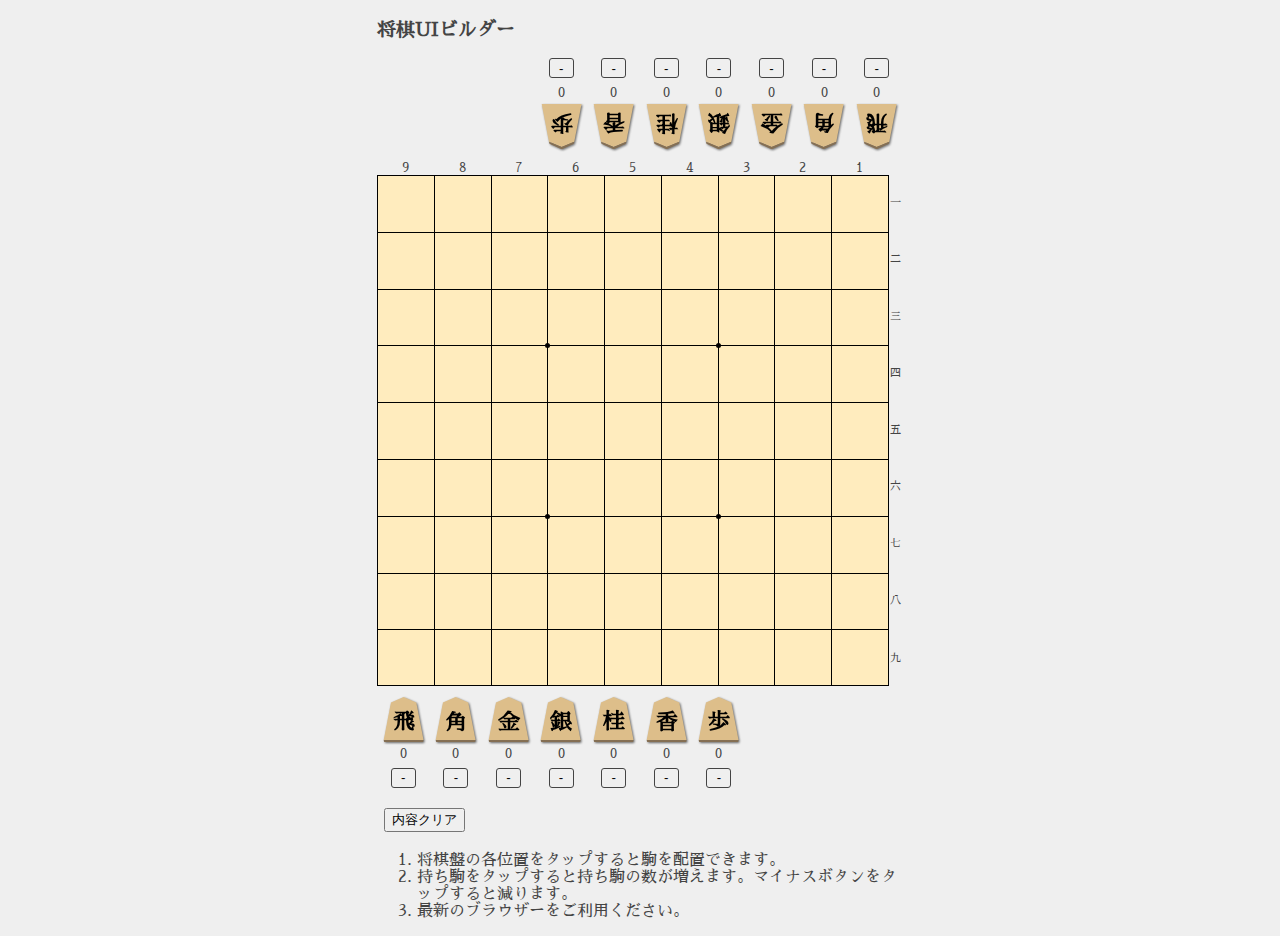
<file: demo/builder/index.html>
<!DOCTYPE html>
<html>

<head>
  <title>将棋UIビルダー</title>
  <meta charset="UTF-8">
  <meta name="viewport" content="width=device-width, initial-scale=1">
  <link href="../../src/shogi.css" rel="stylesheet">
  <link href="index.css" rel="stylesheet">
</head>

<body>
  <div class="container">
    <h3>将棋UIビルダー</h3>

    <div id="gote_minus_buttons" class="minus_buttons">
      <div class="minus_button"><button>-</button></div>
      <div class="minus_button"><button>-</button></div>
      <div class="minus_button"><button>-</button></div>
      <div class="minus_button"><button>-</button></div>
      <div class="minus_button"><button>-</button></div>
      <div class="minus_button"><button>-</button></div>
      <div class="minus_button"><button>-</button></div>
    </div>
    <div id="gote_mochigomas" class="mochigomas"></div>
    <div id="board"></div>
    <div id="sente_mochigomas" class="mochigomas"></div>
    <div id="sente_minus_buttons" class="minus_buttons">
      <div class="minus_button"><button>-</button></div>
      <div class="minus_button"><button>-</button></div>
      <div class="minus_button"><button>-</button></div>
      <div class="minus_button"><button>-</button></div>
      <div class="minus_button"><button>-</button></div>
      <div class="minus_button"><button>-</button></div>
      <div class="minus_button"><button>-</button></div>
    </div>

    <div class="buttons">
      <button id="reset_button">内容クリア</button>
    </div>

    <ol>
      <li>将棋盤の各位置をタップすると駒を配置できます。</li>
      <li>持ち駒をタップすると持ち駒の数が増えます。マイナスボタンをタップすると減ります。</li>
      <li>最新のブラウザーをご利用ください。</li>
    </ol>
  </div>

  <div id="overlay" class="overlay">
    <div class="scrim"></div>
    <div class="modal">
      <div class="modal__content">
        <div class="modal__control">
          <input type="radio" name="sente" id="radio_sente" value="sente" checked><label for="radio_sente">先手</label>
          <input type="radio" name="sente" id="radio_gote" value="gote"><label for="radio_gote">後手</label>
          <input type="checkbox" name="nari" id="checkbox_nari" value="nari"><label for="checkbox_nari">成り</label>
          <button id="remove_koma">駒を取る</button>
        </div>
        <div class="modal__komas">
        </div>
      </div>
    </div>
  </div>

  <script src="../../src/shogi-compiled.js"></script>
  <script src="utility.js"></script>
  <script src="model.js"></script>
  <script src="hash.js"></script>
  <script src="builder.js"></script>
</body>

</html>
</file>
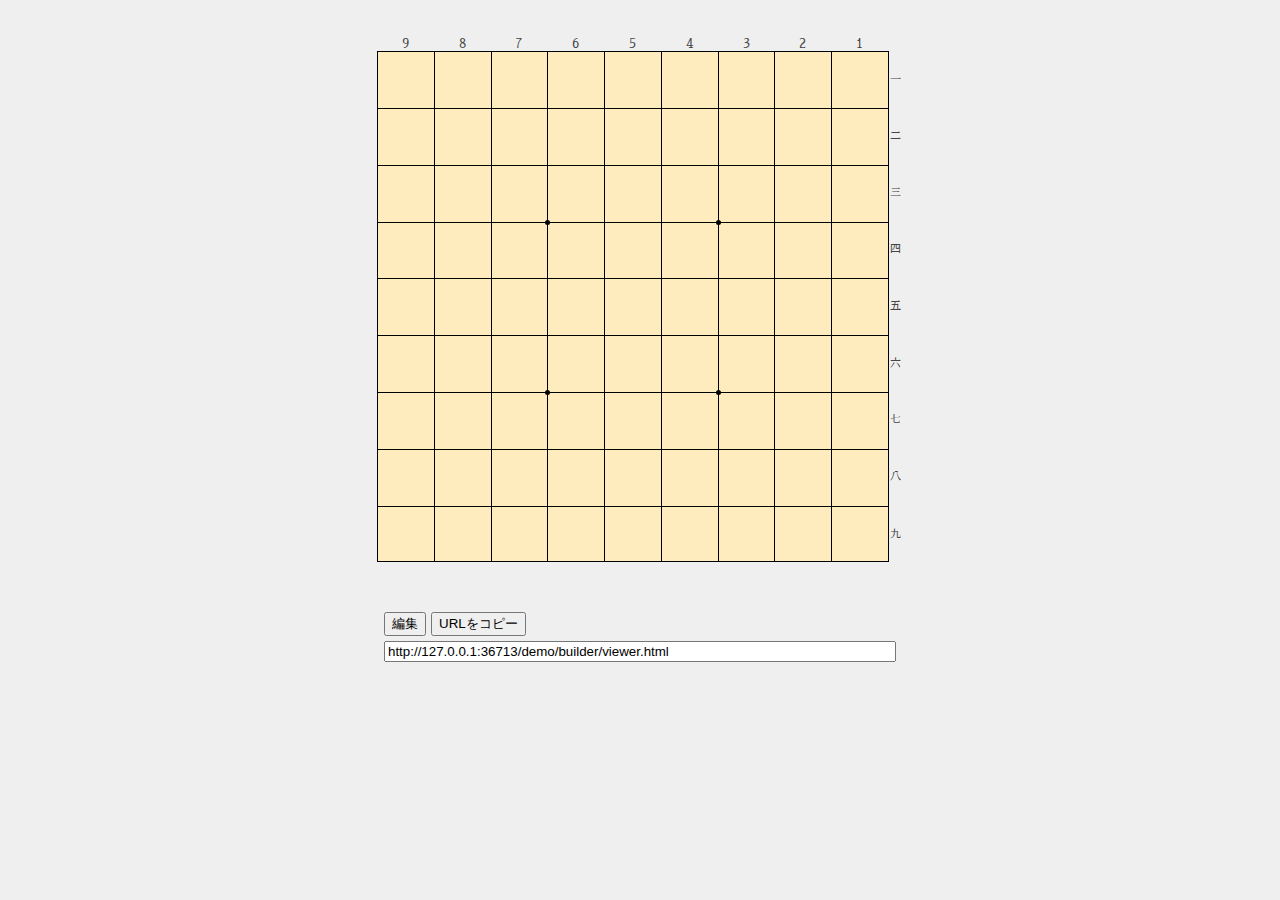
<file: demo/builder/viewer.html>
<!DOCTYPE html>
<html>

<head>
  <title>将棋UI</title>
  <meta charset="UTF-8">
  <meta name="viewport" content="width=device-width, initial-scale=1">
  <link href="../../src/shogi.css" rel="stylesheet">
  <link href="index.css" rel="stylesheet">
  <style>
    p {
      margin: 5px 0;
    }
    #url_input {
      box-sizing: border-box;
      width: 100%;
    }
    .shogi__cell,
    .shogi__koma {
      cursor: default;
    }
  </style>
</head>

<body>
  <div class="container">
    <div id="gote_mochigomas" class="mochigomas"></div>
    <div id="board"></div>
    <div id="sente_mochigomas" class="mochigomas"></div>

    <div class="buttons">
      <p>
        <button id="edit_button">編集</button>
        <button id="url_copy_button">URLをコピー</button>
      </p>
      <p>
        <input id="url_input" text="" readonly>
      </p>
    </div>
  </div>

  <script src="../../src/shogi-compiled.js"></script>
  <script src="utility.js"></script>
  <script src="model.js"></script>
  <script src="hash.js"></script>
  <script src="viewer.js"></script>
</body>

</html>
</file>
<file: src/shogi.css>
@import url(https://fonts.googleapis.com/css?family=Sawarabi+Mincho);

.shogi__square {
  position: relative;
}

.shogi__square:before {
  content: "";
  display: block;
  padding-top: 100%;
}

.shogi__square > * {
  position: absolute;
  top: 0;
  left: 0;
  width: 100%;
  height: 100%;
}

.shogi__koma {
  user-select: none;
  -webkit-tap-highlight-color: transparent;
  font-family: "Sawarabi Mincho", serif;
  font-weight: bold;
  filter: drop-shadow(1px 1px 1px #666);
  transition: transform .2s, filter .2s;
}

.shogi__koma.shogi__koma--selected {
  transform: translate(-1px, -5px);
  filter: drop-shadow(2px 6px 3px #666);
}

.shogi__board__content {
  display: flex;
  flex-direction: column;
}

.shogi__suji_text_row {
  display: flex;
  flex-direction: row;
}

.shogi__suji_text,
.shogi__dan_text,
.shogi__mochigoma__count {
  font-family: "Sawarabi Mincho", serif;
  text-align: center;
}

.shogi__suji_text {
  height: 15px;
  line-height: 15px;
  font-size: 13px;
  flex: 1;
}

.shogi__dan_text {
  display: flex;
  align-items: center;
  justify-content: space-around;
  width: 15px;
  font-size: 11px;
}

.shogi__board--no_text .shogi__suji_text,
.shogi__board--no_text .shogi__dan_text {
  display: none;
}

.shogi__board__dot {
  width: 5px;
  height: 5px;
  margin: 0 -3px -3px -2px;
  background-color: black;
  z-index: 1;
  align-self: flex-end;
  border-radius: 2.5px;
}

.shogi__dan_row {
  display: flex;
  flex-direction: row;
  flex: 1;
}

.shogi__cell {
  display: flex;
  align-items: center;
  justify-content: space-around;
  border: 1px solid black;
  margin: 0 -1px -1px 0;
  flex: 1;
  background-color: rgb(255, 236, 190);
}

.shogi__dan_row:last-child .shogi__cell {
  margin-bottom: 0;
}

.shogi__cell:last-child {
  margin-right: 0;
}

.shogi__cell--highlighted {
  background-color: #ff9879;
}

.shogi__cell .shogi__koma {
  flex: .85;
}

.shogi__mochigomas {
  display: flex;
}

.shogi__mochigomas--gote {
  display: flex;
  flex-direction: row-reverse;
}

.shogi__mochigoma {
  flex: 1;
  display: flex;
  flex-direction: column;
}

.shogi__mochigomas--gote .shogi__mochigoma {
  flex-direction: column-reverse;
}

.shogi__mochigoma__koma {
  flex: 1;
  padding: 7%;
}

.shogi__mochigoma__count {
  height: 15px;
  line-height: 15px;
  font-size: 13px;
}
</file>
<file: demo/builder/index.css>
html, body {
  background-color: #efefef;
  margin: 0;
  padding: 0;
  color: #444;
}

body {
  font-family: "Sawarabi Mincho", serif;
}

.container {
  margin: 0 auto;
  width: 100%;
  max-width: 540px;
  padding: 0 7px;
  box-sizing: border-box;
}

.mochigomas {
  margin: 7px 0;
  width: 70%;
}

#gote_mochigomas {
  margin-left: 30%;
}

.minus_buttons {
  width: 70%;
  height: 20px;
  display: flex;
}

#gote_minus_buttons {
  margin-left: 30%;
  flex-direction: row-reverse;
}

.minus_button {
  flex: 1;
}

.minus_button button {
  display: block;
  border: 1px solid #444;
  border-radius: 3px;
  width: 25px;
  height: 20px;
  box-sizing: border-box;
  margin: 0 auto;
}

.shogi__cell,
.shogi__koma {
  cursor: pointer;
}

.buttons {
  margin: 20px 7px;
}

.overlay {
  display: none;
  position: fixed;
  top: 0;
  left: 0;
  width: 100%;
  height: 100%;
  z-index: 1;
}

.overlay--show {
  display: block;
}

.scrim {
  position: absolute;
  top: 0;
  left: 0;
  width: 100%;
  height: 100%;
  background-color: rgba(0, 0, 0, 0.3);
}

.modal {
  position: absolute;
  left: 0;
  top: 30%;
  width: 100%;
  height: 0;
}

.modal--near_bottom {
  top: 70%;
}

.modal__content {
  width: 95%;
  max-width: 800px;
  margin: 0 auto;
  background-color: #fff;
  border-radius: 7px;
  transform: translateY(-50%);
  filter: drop-shadow(0px 0px 5px #666);
}

.modal__control {
  padding: 7px;
}

.modal__komas {
  display: flex;
  padding: 0 7px 8px 7px;
}

.modal__komas .shogi__koma {
  cursor: pointer;
  flex: 1;
}
</file>
